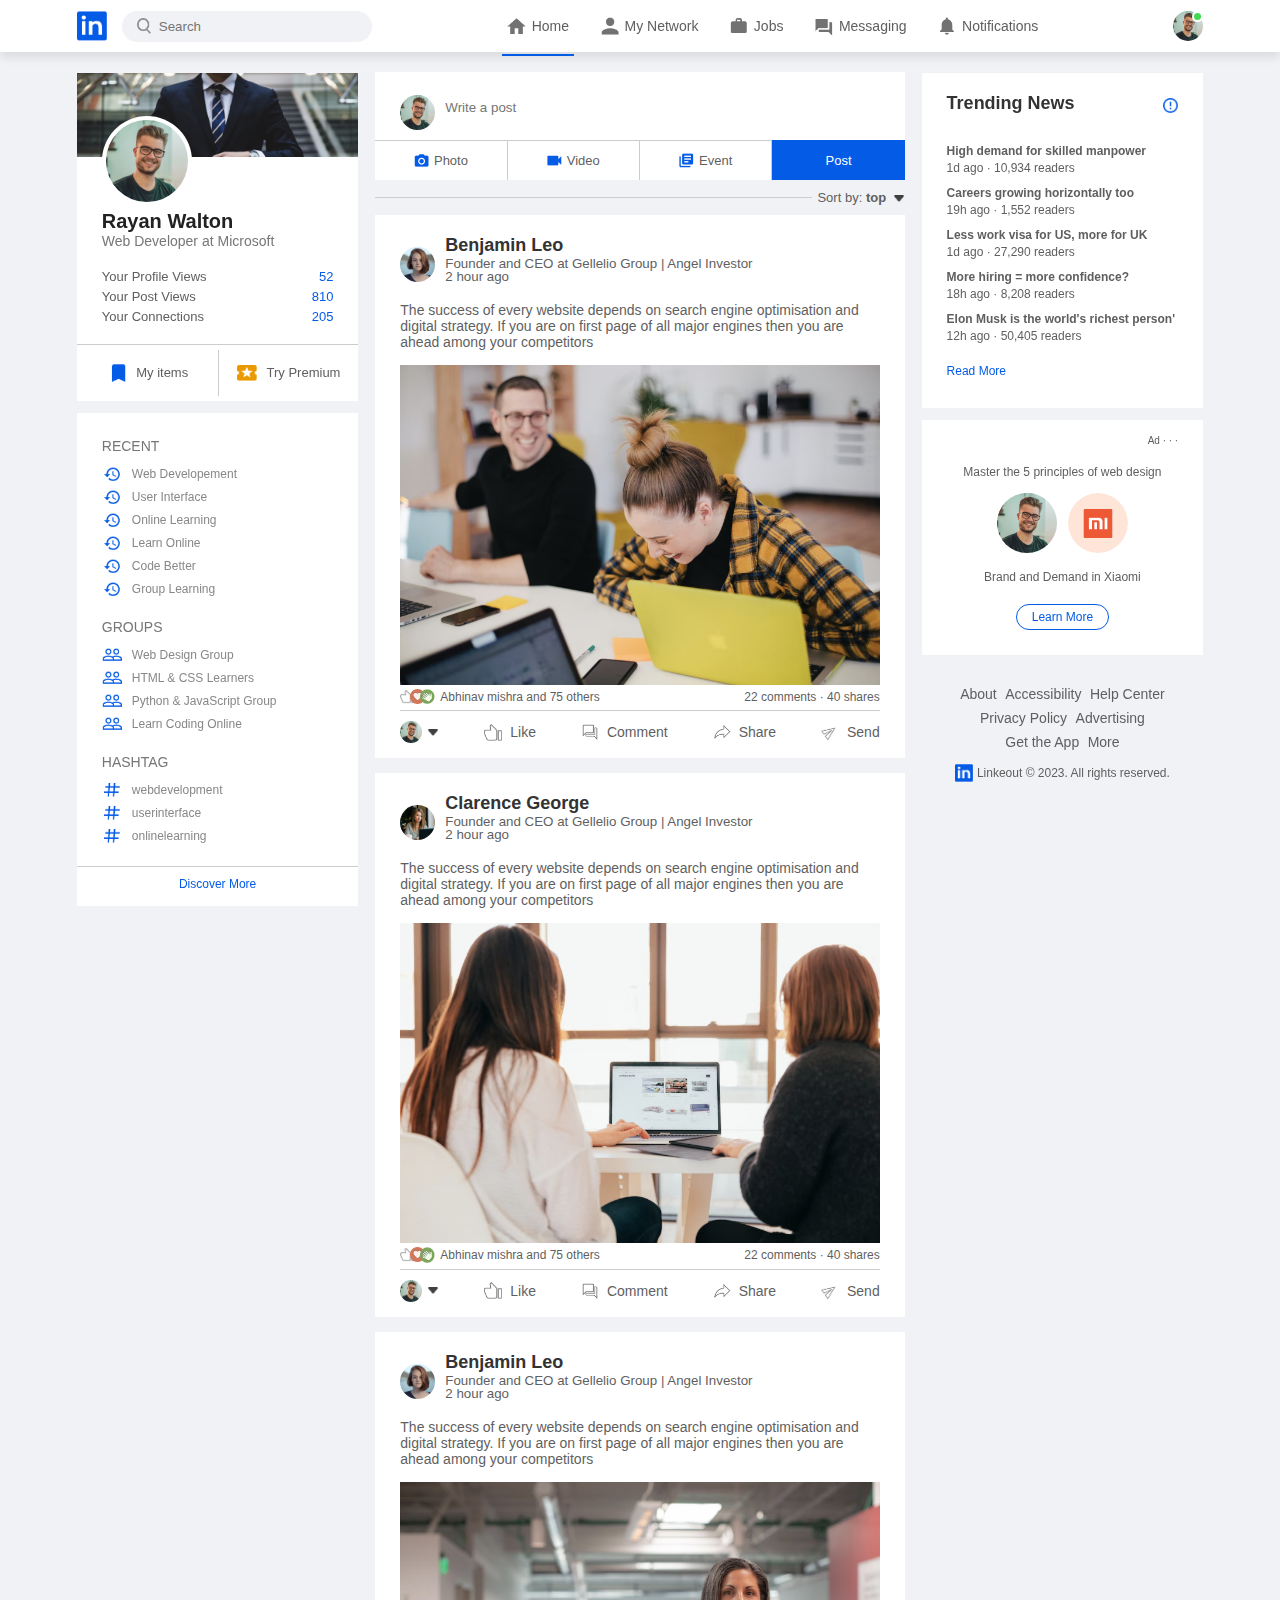
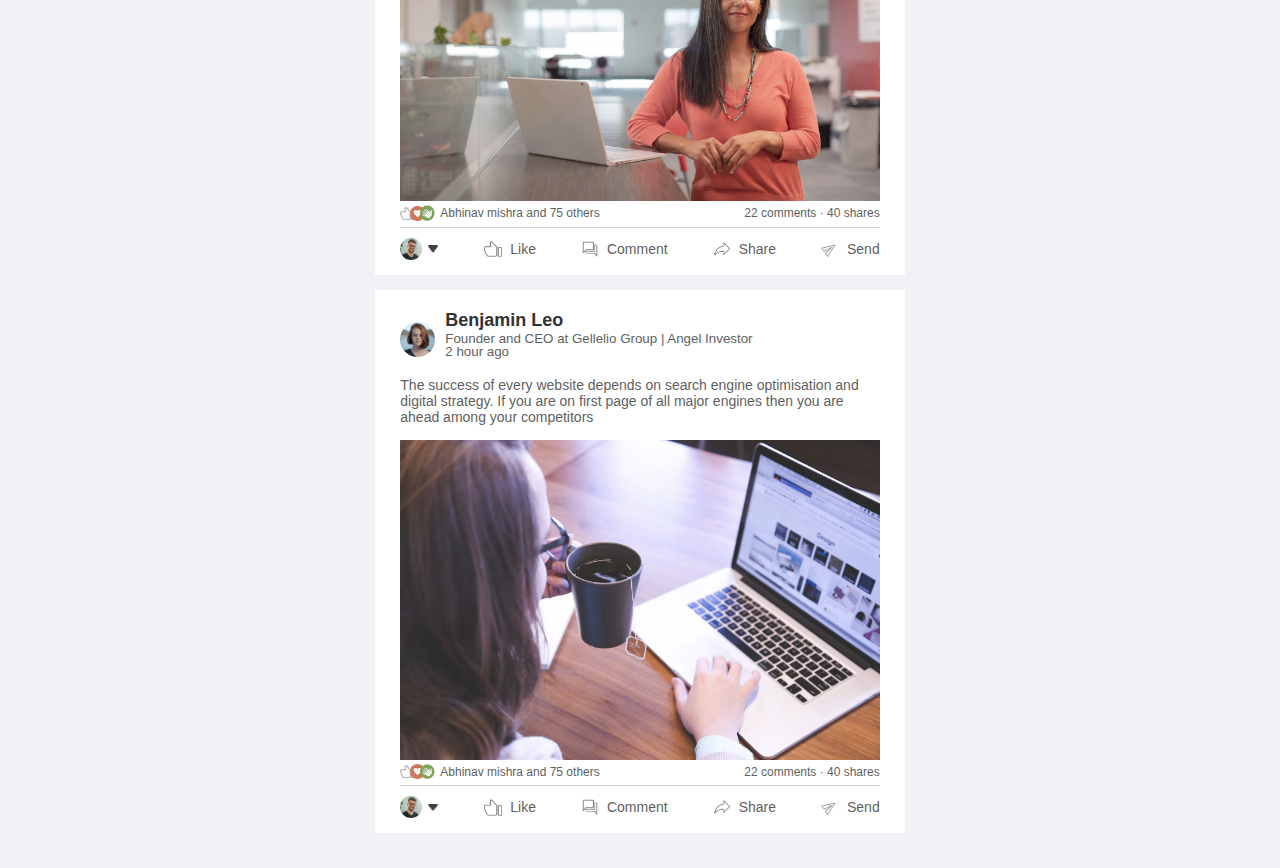
<file: index.html>
<!DOCTYPE html>
<html lang="en">
  <head>
    <meta charset="UTF-8" />
    <meta http-equiv="X-UA-Compatible" content="IE=edge" />
    <meta name="viewport" content="width=device-width, initial-scale=1.0" />
    <link rel="icon" type="image/x-icon" href="/images/logo.png">
    <title>Linkedout</title>
    <link rel="stylesheet" href="style.css" />
  </head>
  <body>
    <nav class="navbar">
      <div class="navbar-left">
        <a href="index.html" class="logo">
          <img src="images/logo.png" />
        </a>
        <div class="search-box">
          <img src="images/search.png" />
          <input type="text" placeholder="Search" />
        </div>
      </div>
      <div class="navbar-center">
        <ul>
          <li>
            <a href="#" class="active-link">
              <img src="images/home.png" />
              <span>Home</span>
            </a>
          </li>
          <li>
            <a href="#">
              <img src="images/network.png" />
              <span>My Network</span>
            </a>
          </li>
          <li>
            <a href="#">
              <img src="images/jobs.png" />
              <span>Jobs</span>
            </a>
          </li>
          <li>
            <a href="#">
              <img src="images/message.png" />
              <span>Messaging</span>
            </a>
          </li>
          <li>
            <a href="#">
              <img src="images/notification.png" />
              <span>Notifications</span>
            </a>
          </li>
        </ul>
      </div>
      <div class="navbar-right">
        <div class="online">
          <img
            src="images/user-1.png"
            class="nav-profile-img"
            onclick="toggleMenu()"
          />
        </div>
      </div>
      <div class="profile-menu-wrap" id="profileMenu">
        <div class="profile-menu">
          <div class="user-info">
            <img src="images/user-1.png" />
            <div>
              <h3>Rayan Walton</h3>
              <a href="profile.html">See your profile</a>
            </div>
          </div>
          <hr />
          <a href="#" class="profile-menu-link">
            <img src="images/feedback.png" />
            <p>Give Feedback</p>
            <span>></span>
          </a>
          <a href="#" class="profile-menu-link">
            <img src="images/setting.png" />
            <p>Settings & Privacy</p>
            <span>></span>
          </a>
          <a href="#" class="profile-menu-link">
            <img src="images/help.png" />
            <p>Help & Support</p>
            <span>></span>
          </a>
          <a href="#" class="profile-menu-link">
            <img src="images/display.png" />
            <p>Display Accessibility</p>
            <span>></span>
          </a>
          <a href="#" class="profile-menu-link">
            <img src="images/logout.png" />
            <p>Logout</p>
            <span>></span>
          </a>
        </div>
      </div>
    </nav>

    <!------------navbar completed--------------->

    <!-- left starts -->
    <div class="container">
      <div class="left-sidebar">
        <div class="sidebar-profile-box">
          <img src="images/cover-pic.png" width="100%" />
          <div class="sidebar-profile-info">
            <img src="images/user-1.png" />
            <a href="profile.html"><h1>Rayan Walton</h1></a>
            <h3>Web Developer at Microsoft</h3>
            <ul>
              <li>Your Profile Views <span>52</span></li>
              <li>Your Post Views <span>810</span></li>
              <li>Your Connections <span>205</span></li>
            </ul>
          </div>
          <div class="sidebar-profile-link">
            <a href=""><img src="images/items.png" />My items</a>
            <a href=""><img src="images/premium.png" />Try Premium</a>
          </div>
        </div>
        <div class="sidebar-activity" id="sidebarActivity">
          <h3>RECENT</h3>
          <a href="#"><img src="images/recent.png" />Web Developement</a>
          <a href="#"><img src="images/recent.png" />User Interface</a>
          <a href="#"><img src="images/recent.png" />Online Learning</a>
          <a href="#"><img src="images/recent.png" />Learn Online</a>
          <a href="#"><img src="images/recent.png" />Code Better</a>
          <a href="#"><img src="images/recent.png" />Group Learning</a>
          <h3>GROUPS</h3>
          <a href="#"><img src="images/group.png" />Web Design Group</a>
          <a href="#"><img src="images/group.png" />HTML & CSS Learners</a>
          <a href="#"
            ><img src="images/group.png" />Python & JavaScript Group</a
          >
          <a href="#"><img src="images/group.png" />Learn Coding Online</a>
          <h3>HASHTAG</h3>
          <a href="#"><img src="images/hashtag.png" />webdevelopment</a>
          <a href="#"><img src="images/hashtag.png" />userinterface</a>
          <a href="#"><img src="images/hashtag.png" />onlinelearning</a>
          <div class="discover-more-link">
            <a href="#">Discover More</a>
          </div>
        </div>
        <p id="showMoreLink" onclick="toggleActivity()">Show More <b>+</b></p>
      </div>
      <!-- main starts -->
      <div class="main-content">
        <div class="create-post">
          <div class="create-post-input">
            <img src="images/user-1.png" />
            <textarea row="2" placeholder="Write a post"></textarea>
          </div>
          <div class="create-post-links">
            <li><img src="images/photo.png" />Photo</li>
            <li><img src="images/video.png" />Video</li>
            <li><img src="images/event.png" />Event</li>
            <li>Post</li>
          </div>
        </div>
        <div class="sort-by">
          <hr />
          <p>
            Sort by: <span>top <img src="images/down-arrow.png" /></span>
          </p>
        </div>
        <div class="post">
          <div class="post-author">
            <img src="images/user-3.png" />
            <div>
              <h1>Benjamin Leo</h1>
              <small>Founder and CEO at Gellelio Group | Angel Investor</small>
              <small>2 hour ago</small>
            </div>
          </div>
          <p>
            The success of every website depends on search engine optimisation
            and digital strategy. If you are on first page of all major engines
            then you are ahead among your competitors
          </p>
          <img src="images/post-image-1.png" width="100%" />
          <div class="post-starts">
            <div>
              <img src="images/thumbsup.png" />
              <img src="images/love.png" />
              <img src="images/clap.png" />
              <span class="liked-users">Abhinav mishra and 75 others</span>
            </div>
            <div>
              <span>22 comments &middot; 40 shares</span>
            </div>
          </div>
          <div class="post-activity">
            <div>
              <img src="images/user-1.png" class="post-activity-user-icon" />
              <img
                src="images/down-arrow.png"
                class="post-activity-arrow-icon"
              />
            </div>
            <div class="post-activity-link">
              <img src="images/like.png" />
              <span>Like</span>
            </div>
            <div class="post-activity-link">
              <img src="images/comment.png" />
              <span>Comment</span>
            </div>
            <div class="post-activity-link">
              <img src="images/share.png" />
              <span>Share</span>
            </div>
            <div class="post-activity-link">
              <img src="images/send.png" />
              <span>Send</span>
            </div>
          </div>
        </div>
        <div class="post">
          <div class="post-author">
            <img src="images/user-4.png" />
            <div>
              <h1>Clarence George</h1>
              <small>Founder and CEO at Gellelio Group | Angel Investor</small>
              <small>2 hour ago</small>
            </div>
          </div>
          <p>
            The success of every website depends on search engine optimisation
            and digital strategy. If you are on first page of all major engines
            then you are ahead among your competitors
          </p>
          <img src="images/post-image-2.png" width="100%" />
          <div class="post-starts">
            <div>
              <img src="images/thumbsup.png" />
              <img src="images/love.png" />
              <img src="images/clap.png" />
              <span class="liked-users">Abhinav mishra and 75 others</span>
            </div>
            <div>
              <span>22 comments &middot; 40 shares</span>
            </div>
          </div>
          <div class="post-activity">
            <div>
              <img src="images/user-1.png" class="post-activity-user-icon" />
              <img
                src="images/down-arrow.png"
                class="post-activity-arrow-icon"
              />
            </div>
            <div class="post-activity-link">
              <img src="images/like.png" />
              <span>Like</span>
            </div>
            <div class="post-activity-link">
              <img src="images/comment.png" />
              <span>Comment</span>
            </div>
            <div class="post-activity-link">
              <img src="images/share.png" />
              <span>Share</span>
            </div>
            <div class="post-activity-link">
              <img src="images/send.png" />
              <span>Send</span>
            </div>
          </div>
        </div>
        <div class="post">
          <div class="post-author">
            <img src="images/user-3.png" />
            <div>
              <h1>Benjamin Leo</h1>
              <small>Founder and CEO at Gellelio Group | Angel Investor</small>
              <small>2 hour ago</small>
            </div>
          </div>
          <p>
            The success of every website depends on search engine optimisation
            and digital strategy. If you are on first page of all major engines
            then you are ahead among your competitors
          </p>
          <img src="images/post-image-3.png" width="100%" />
          <div class="post-starts">
            <div>
              <img src="images/thumbsup.png" />
              <img src="images/love.png" />
              <img src="images/clap.png" />
              <span class="liked-users">Abhinav mishra and 75 others</span>
            </div>
            <div>
              <span>22 comments &middot; 40 shares</span>
            </div>
          </div>
          <div class="post-activity">
            <div>
              <img src="images/user-1.png" class="post-activity-user-icon" />
              <img
                src="images/down-arrow.png"
                class="post-activity-arrow-icon"
              />
            </div>
            <div class="post-activity-link">
              <img src="images/like.png" />
              <span>Like</span>
            </div>
            <div class="post-activity-link">
              <img src="images/comment.png" />
              <span>Comment</span>
            </div>
            <div class="post-activity-link">
              <img src="images/share.png" />
              <span>Share</span>
            </div>
            <div class="post-activity-link">
              <img src="images/send.png" />
              <span>Send</span>
            </div>
          </div>
        </div>
        <div class="post">
          <div class="post-author">
            <img src="images/user-3.png" />
            <div>
              <h1>Benjamin Leo</h1>
              <small>Founder and CEO at Gellelio Group | Angel Investor</small>
              <small>2 hour ago</small>
            </div>
          </div>
          <p>
            The success of every website depends on search engine optimisation
            and digital strategy. If you are on first page of all major engines
            then you are ahead among your competitors
          </p>
          <img src="images/post-image-4.png" width="100%" />
          <div class="post-starts">
            <div>
              <img src="images/thumbsup.png" />
              <img src="images/love.png" />
              <img src="images/clap.png" />
              <span class="liked-users">Abhinav mishra and 75 others</span>
            </div>
            <div>
              <span>22 comments &middot; 40 shares</span>
            </div>
          </div>
          <div class="post-activity">
            <div>
              <img src="images/user-1.png" class="post-activity-user-icon" />
              <img
                src="images/down-arrow.png"
                class="post-activity-arrow-icon"
              />
            </div>
            <div class="post-activity-link">
              <img src="images/like.png" />
              <span>Like</span>
            </div>
            <div class="post-activity-link">
              <img src="images/comment.png" />
              <span>Comment</span>
            </div>
            <div class="post-activity-link">
              <img src="images/share.png" />
              <span>Share</span>
            </div>
            <div class="post-activity-link">
              <img src="images/send.png" />
              <span>Send</span>
            </div>
          </div>
        </div>
      </div>
      <!-- right statrs -->
      <div class="right-sidebar">
        <div class="sidebar-news">
          <img src="images/more.png" class="info-icon" />
          <h3>Trending News</h3>
          <a href="#">High demand for skilled manpower</a>
          <span>1d ago &middot; 10,934 readers</span>

          <a href="#">Careers growing horizontally too</a>
          <span>19h ago &middot; 1,552 readers</span>

          <a href="#">Less work visa for US, more for UK</a>
          <span>1d ago &middot; 27,290 readers</span> 

          <a href="#">More hiring = more confidence?</a>
          <span>18h ago &middot; 8,208 readers</span>

          <a href="#">Elon Musk is the world's richest person'</a>
          <span>12h ago &middot; 50,405 readers</span>
          <a href="#" class="read-more-link">Read More</a>
        </div>
        <div class="sidebar-ad">
          <small>Ad &middot; &middot; &middot;</small>
          <p>Master the 5 principles of web design</p>
          <div>
            <img src="images/user-1.png" />
            <img src="images/mi-logo.png" />
          </div>
          <b>Brand and Demand in Xiaomi</b>
          <a href="#" class="ad-link">Learn More</a>
        </div>
        <div class="sidebar-usefull-links">
          <a href="#">About</a>
          <a href="#">Accessibility</a>
          <a href="#">Help Center</a>
          <a href="#">Privacy Policy</a>
          <a href="#">Advertising</a>
          <a href="#">Get the App</a>
          <a href="#">More</a>
          <div class="copyright-msg">
            <img src="images/logo.png" />
            <p>Linkeout &#169; 2023. All rights reserved.</p>
          </div>
        </div>
      </div>
    </div>
    <script>
      let profileMenu = document.querySelector("#profileMenu");
      function toggleMenu() {
        profileMenu.classList.toggle("open-menu");
      }

      let sidebarActivity = document.querySelector("#sidebarActivity");
      let showMoreLink = document.querySelector("#showMoreLink");
      function toggleActivity() {
        sidebarActivity.classList.toggle("open-activity");
        if(sidebarActivity.classList.contains("open-activity")){
          showMoreLink.innerHTML = "Show Less <b>-</b>"
        }
        else{
          showMoreLink.innerHTML = "Show More <b>+</b>"
        }
      }
    </script>
  </body>
</html>
</file>
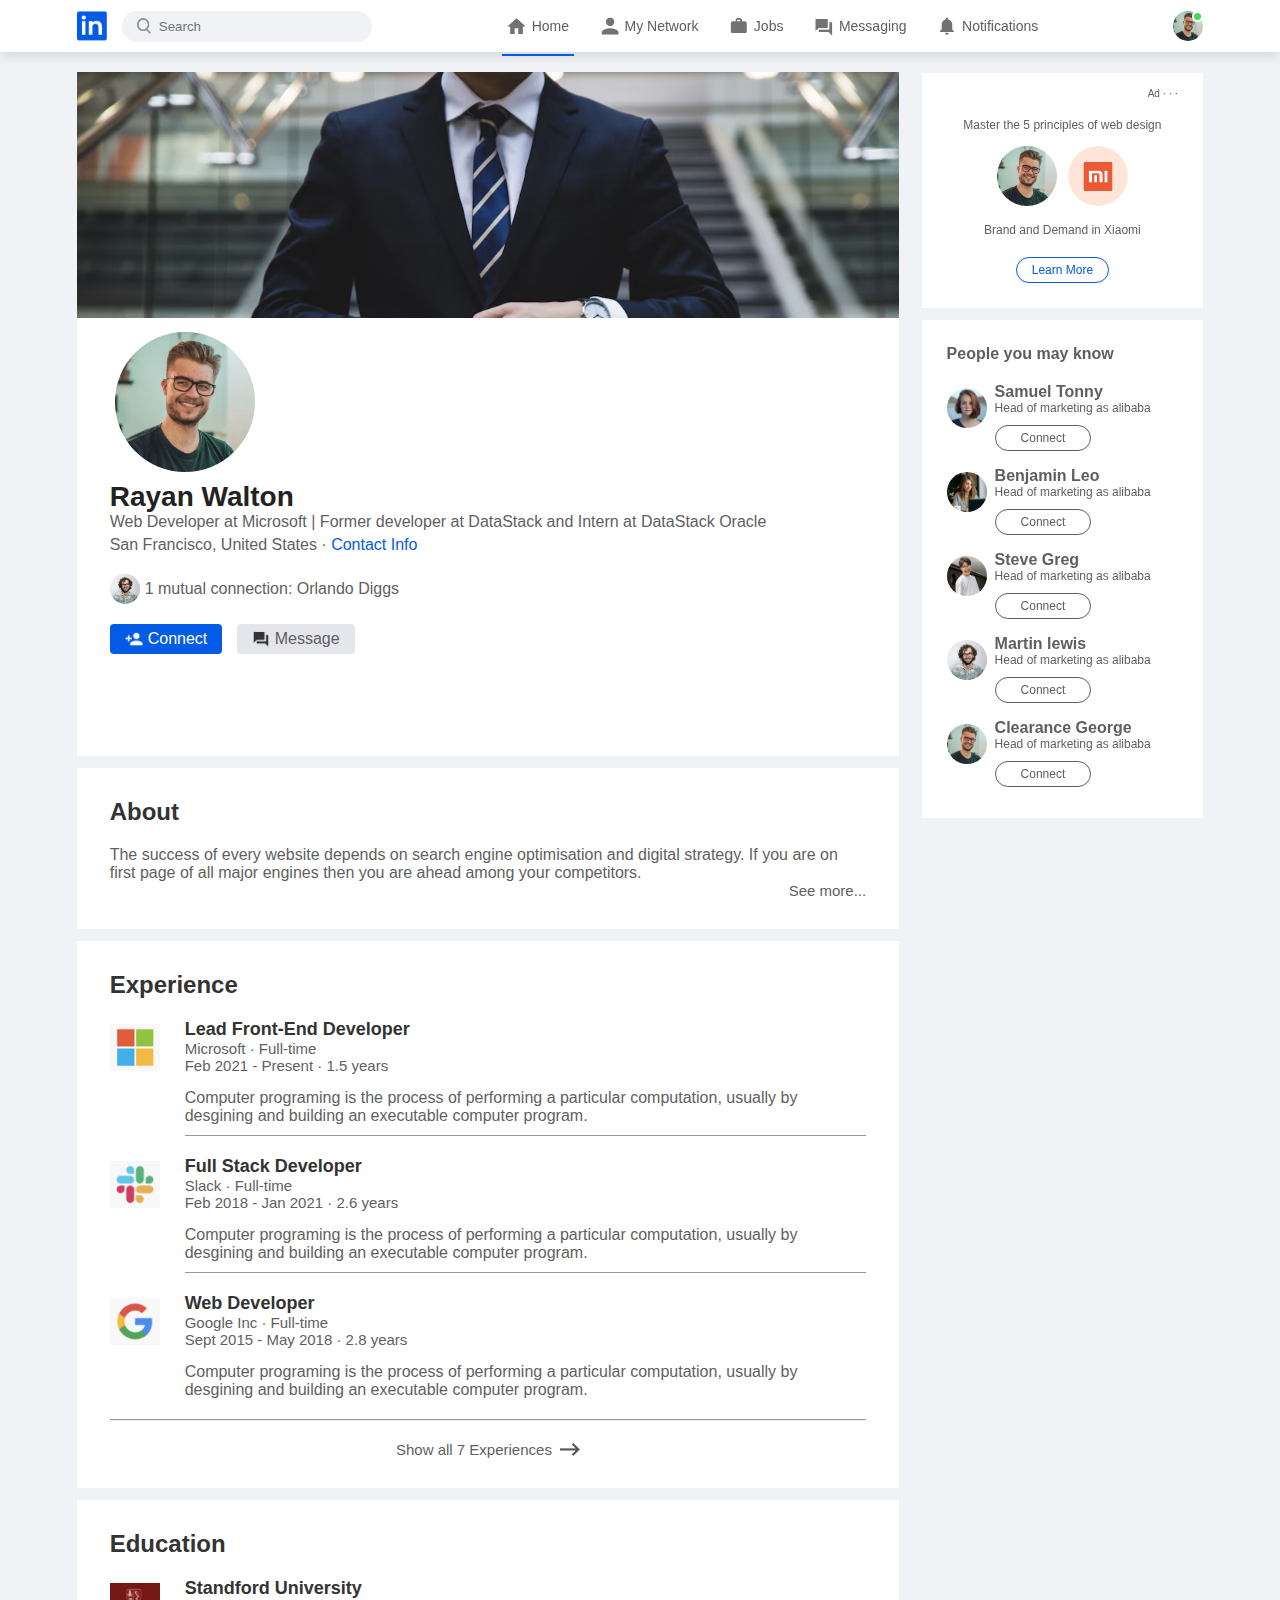
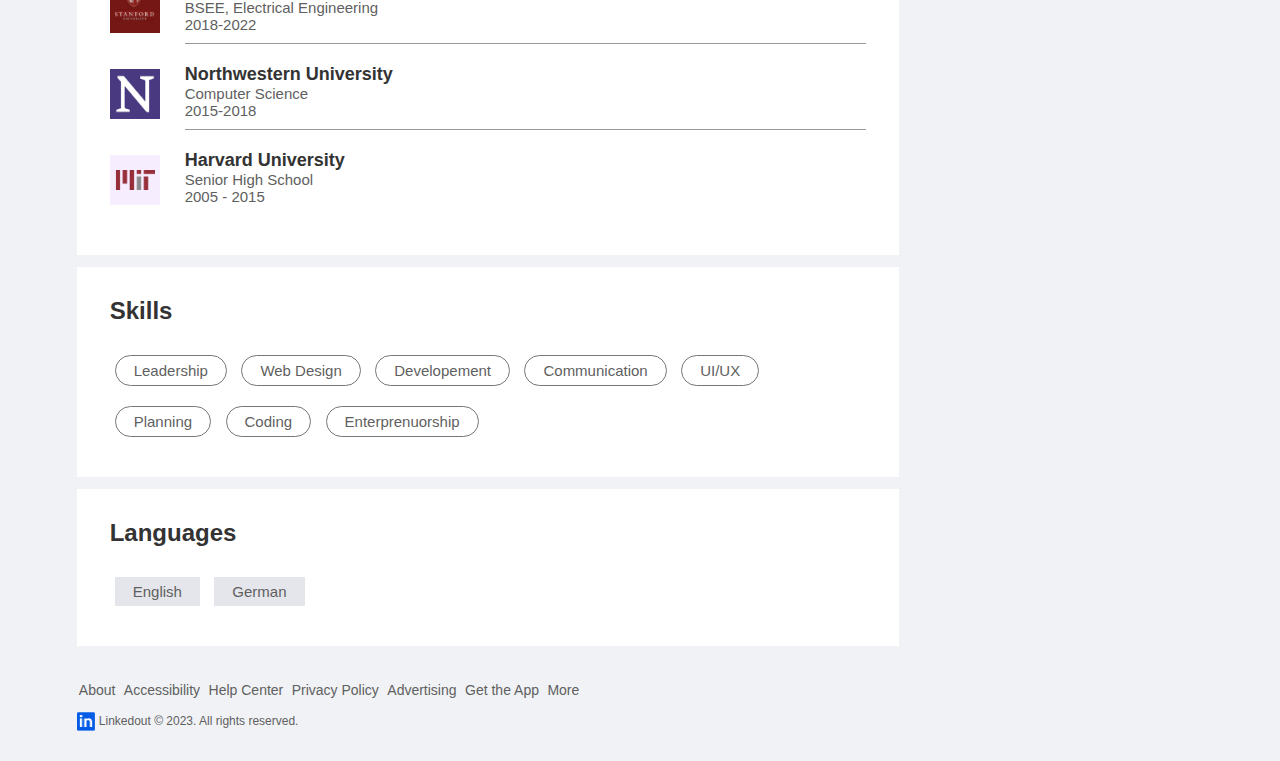
<file: profile.html>
<!DOCTYPE html>
<html lang="en">
  <head>
    <meta charset="UTF-8" />
    <meta http-equiv="X-UA-Compatible" content="IE=edge" />
    <meta name="viewport" content="width=device-width, initial-scale=1.0" />
    <link rel="icon" type="image/x-icon" href="/images/logo.png">
    <title>Linkedout</title>
    <link rel="stylesheet" href="style.css" />
  </head>
  <body>
    <nav class="navbar">
      <div class="navbar-left">
        <a href="index.html" class="logo">
          <img src="images/logo.png" />
        </a>
        <div class="search-box">
          <img src="images/search.png" />
          <input type="text" placeholder="Search" />
        </div>
      </div>
      <div class="navbar-center">
        <ul>
          <li>
            <a href="#" class="active-link">
              <img src="images/home.png" />
              <span>Home</span>
            </a>
          </li>
          <li>
            <a href="#">
              <img src="images/network.png" />
              <span>My Network</span>
            </a>
          </li>
          <li>
            <a href="#">
              <img src="images/jobs.png" />
              <span>Jobs</span>
            </a>
          </li>
          <li>
            <a href="#">
              <img src="images/message.png" />
              <span>Messaging</span>
            </a>
          </li>
          <li>
            <a href="#">
              <img src="images/notification.png" />
              <span>Notifications</span>
            </a>
          </li>
        </ul>
      </div>
      <div class="navbar-right">
        <div class="online">
          <img
            src="images/user-1.png"
            class="nav-profile-img"
            onclick="toggleMenu()"
          />
        </div>
      </div>
      <div class="profile-menu-wrap" id="profileMenu">
        <div class="profile-menu">
          <div class="user-info">
            <img src="images/user-1.png" />
            <div>
              <h3>Rayan Walton</h3>
              <a href="profile.html">See your profile</a>
            </div>
          </div>
          <hr />
          <a href="#" class="profile-menu-link">
            <img src="images/feedback.png" />
            <p>Give Feedback</p>
            <span>></span>
          </a>
          <a href="#" class="profile-menu-link">
            <img src="images/setting.png" />
            <p>Settings & Privacy</p>
            <span>></span>
          </a>
          <a href="#" class="profile-menu-link">
            <img src="images/help.png" />
            <p>Help & Support</p>
            <span>></span>
          </a>
          <a href="#" class="profile-menu-link">
            <img src="images/display.png" />
            <p>Display Accessibility</p>
            <span>></span>
          </a>
          <a href="#" class="profile-menu-link">
            <img src="images/logout.png" />
            <p>Logout</p>
            <span>></span>
          </a>
        </div>
      </div>
    </nav>

    <!------------navbar completed--------------->

    <div class="container">
      <div class="profile-main">
        <div class="profile-container">
          <img src="images/cover-pic.png" width="100%" />
          <div class="profile-container-inner">
            <img src="images/user-1.png" class="profile-pic" />
            <h1>Rayan Walton</h1>
            <b
              >Web Developer at Microsoft | Former developer at DataStack and
              Intern at DataStack Oracle</b
            >
            <p>
              San Francisco, United States &middot; <a href="#">Contact Info</a>
            </p>
            <div class="mutual-connection">
              <img src="images/user-2.png" />
              <span>1 mutual connection: Orlando Diggs</span>
            </div>
            <div class="profile-btn">
              <a href="#" class="primary-btn"
                ><img src="images/connect.png" />Connect</a
              >
              <a href="#"><img src="images/chat.png" />Message</a>
            </div>
          </div>
        </div>
        <div class="profile-description">
          <h2>About</h2>
          <p>
            The success of every website depends on search engine optimisation
            and digital strategy. If you are on first page of all major engines
            then you are ahead among your competitors.
          </p>
          <a href="#" class="see-more-link">See more...</a>
        </div>
        <div class="profile-description">
          <h2>Experience</h2>
          <div class="profile-desc-row">
            <img src="images/microsoft.png" />
            <div>
              <h3>Lead Front-End Developer</h3>
              <b>Microsoft &middot; Full-time</b>
              <b>Feb 2021 - Present &middot; 1.5 years</b>
              <p>
                Computer programing is the process of performing a particular
                computation, usually by desgining and building an executable
                computer program.
              </p>
              <hr />
            </div>
          </div>
          <div class="profile-desc-row">
            <img src="images/slack.png" />
            <div>
              <h3>Full Stack Developer</h3>
              <b>Slack &middot; Full-time</b>
              <b>Feb 2018 - Jan 2021 &middot; 2.6 years</b>
              <p>
                Computer programing is the process of performing a particular
                computation, usually by desgining and building an executable
                computer program.
              </p>
              <hr />
            </div>
          </div>
          <div class="profile-desc-row">
            <img src="images/google.png" />
            <div>
              <h3>Web Developer</h3>
              <b>Google Inc &middot; Full-time</b>
              <b>Sept 2015 - May 2018 &middot; 2.8 years</b>
              <p>
                Computer programing is the process of performing a particular
                computation, usually by desgining and building an executable
                computer program.
              </p>
            </div>
          </div>
          <hr />
          <a href="#" class="exp"
            >Show all 7 Experiences <img src="images/right-arrow.png"
          /></a>
        </div>

        <div class="profile-description">
          <h2>Education</h2>
          <div class="profile-desc-row">
            <img src="images/stanford.png" />
            <div>
              <h3>Standford University</h3>
              <b>BSEE, Electrical Engineering</b>
              <b>2018-2022</b>
              <hr />
            </div>
          </div>
          <div class="profile-desc-row">
            <img src="images/north.png" />
            <div>
              <h3>Northwestern University</h3>
              <b>Computer Science</b>
              <b>2015-2018</b>
              <hr />
            </div>
          </div>
          <div class="profile-desc-row">
            <img src="images/mit.png" />
            <div>
              <h3>Harvard University</h3>
              <b>Senior High School</b>
              <b>2005 - 2015</b>
            </div>
          </div>
        </div>

        <div class="profile-description">
          <h2>Skills</h2>
          <a href="#" class="skills-btn">Leadership</a>
          <a href="#" class="skills-btn">Web Design</a>
          <a href="#" class="skills-btn">Developement</a>
          <a href="#" class="skills-btn">Communication</a>
          <a href="#" class="skills-btn">UI/UX</a>
          <a href="#" class="skills-btn">Planning</a>
          <a href="#" class="skills-btn">Coding</a>
          <a href="#" class="skills-btn">Enterprenuorship</a>
        </div>

        <div class="profile-description">
          <h2>Languages</h2>
          <a href="#" class="language-btn">English</a>
          <a href="#" class="language-btn">German</a>
        </div>
      </div>

      <div class="profile-sidebar">
        <div class="sidebar-ad">
            <small>Ad &middot; &middot; &middot;</small>
            <p>Master the 5 principles of web design</p>
            <div>
              <img src="images/user-1.png" />
              <img src="images/mi-logo.png" />
            </div>
            <b>Brand and Demand in Xiaomi</b>
            <a href="#" class="ad-link">Learn More</a>
          </div>

          <div class="sidebar-people">
            <h3>People you may know</h3>
            <div class="sidebar-people-row">
                <img src="images/user-3.png">
                <div>
                    <h2>Samuel Tonny</h2>
                    <p>Head of marketing as alibaba</p>
                    <a href="#">Connect</a>
                </div>
            </div>
            <div class="sidebar-people-row">
                <img src="images/user-4.png">
                <div>
                    <h2>Benjamin Leo</h2>
                    <p>Head of marketing as alibaba</p>
                    <a href="#">Connect</a>
                </div>
            </div>
            <div class="sidebar-people-row">
                <img src="images/user-5.png">
                <div>
                    <h2>Steve Greg</h2>
                    <p>Head of marketing as alibaba</p>
                    <a href="#">Connect</a>
                </div>
            </div>
            <div class="sidebar-people-row">
                <img src="images/user-2.png">
                <div>
                    <h2>Martin lewis</h2>
                    <p>Head of marketing as alibaba</p>
                    <a href="#">Connect</a>
                </div>
            </div>
            <div class="sidebar-people-row">
                <img src="images/user-1.png">
                <div>
                    <h2>Clearance George</h2>
                    <p>Head of marketing as alibaba</p>
                    <a href="#">Connect</a>
                </div>
            </div>
          </div>
      </div>

    </div>

    <div class="profile-footer">
        <div class="sidebar-usefull-links">
            <a href="#">About</a>
            <a href="#">Accessibility</a>
            <a href="#">Help Center</a>
            <a href="#">Privacy Policy</a>
            <a href="#">Advertising</a>
            <a href="#">Get the App</a>
            <a href="#">More</a>
            <div class="copyright-msg">
              <img src="images/logo.png" />
              <p>Linkedout &#169; 2023. All rights reserved.</p>
            </div>
          </div>
    </div>

    <script>
      let profileMenu = document.querySelector("#profileMenu");
      function toggleMenu() {
        profileMenu.classList.toggle("open-menu");
      }
    </script>
  </body>
</html>
</file>
<file: style.css>
* {
  padding: 0;
  margin: 0;
  box-sizing: border-box;
  font-family: "Poppins", sans-serif;
}

body {
  background: #f0f2f5;
  color: #5f5f5f;
}

a {
  text-decoration: none;
  color: #5f5f5f;
}

.navbar {
  display: flex;
  align-items: center;
  justify-content: space-between;
  background: #fff;
  padding: 6px 6%;
  position: sticky;
  top: 0;
  z-index: 100;
  box-shadow: 0 5px 10px rgba(0, 0, 0, 0.1);
}

.logo img {
  width: 30px;
  margin-right: 15px;
  display: block;
}

.navbar-center ul li {
  display: inline-block;
  list-style: none;
}

.navbar-center ul li a {
  display: flex;
  align-items: center;
  font-size: 14px;
  margin: 5px 8px;
  padding-right: 5px;
  position: relative;
}

.navbar-center ul li a img {
  width: 30px;
}

.navbar-center ul li a::after {
  content: "";
  width: 0;
  height: 2px;
  background: #045be6;
  position: absolute;
  bottom: -15px;
  transition: width 0.3s;
}

.navbar-center ul li a:hover::after {
  width: 100%;
}

.navbar-center ul li a:hover::after,
.navbar-center ul li a.active-link::after {
  width: 100%;
}

.nav-profile-img {
  width: 30px;
  border-radius: 50%;
  display: block;
  cursor: pointer;
  position: relative;
}

.online {
  position: relative;
}

.online::after {
  content: "";
  width: 7px;
  height: 7px;
  border: 2px solid #fff;
  border-radius: 50%;
  right: 0px;
  top: 0px;
  background: #41db51;
  position: absolute;
}

.search-box {
  background: #f0f2f5;
  width: 250px;
  border-radius: 20px;
  display: flex;
  align-items: center;
  padding: 0 15px;
}

.navbar-left {
  display: flex;
  align-items: center;
}

.search-box img {
  width: 14px;
}

.search-box input {
  width: 100%;
  background: transparent;
  padding: 8px;
  outline: none;
  border: 0;
}

/* --------------------------- end of navbar -------------------- */

.container {
  padding: 20px 6%;
  display: flex;
  flex-wrap: wrap;
  justify-content: space-between;
}

.left-sidebar {
  flex-basis: 25%;
  align-self: flex-start;
  position: sticky;
  top: 73px;
}

.sidebar-profile-box {
  background: #fff;
}

.sidebar-profile-info {
  padding: 0 25px;
}

.sidebar-profile-info img {
  width: 90px;
  border-radius: 50%;
  background: #fff;
  padding: 4px;
  margin-top: -45px;
}

.sidebar-profile-info h1 {
  font-size: 20px;
  font-weight: 600;
  color: #222;
}

.sidebar-profile-info h1:hover{
  text-decoration: underline solid rgb(184, 21, 160);
}

.sidebar-profile-info h3 {
  font-size: 14px;
  font-weight: 500;
  color: #777;
}

.sidebar-profile-info ul {
  list-style: none;
  margin: 20px 0;
}

.sidebar-profile-info ul li {
  width: 100%;
  margin: 5px 0;
  font-size: 13px;
}

.sidebar-profile-info ul li span {
  float: right;
  color: #045be6;
}

.sidebar-profile-link {
  display: flex;
  align-items: center;
  border-top: 1px solid #ccc;
}

.sidebar-profile-link a {
  flex-basis: 50%;
  display: flex;
  align-items: center;
  justify-content: center;
  padding: 15px 0;
  font-size: 13px;
  border-left: 1px solid #ccc;
}

.sidebar-profile-link a:first-child {
  border-left: 0;
}

.sidebar-profile-link a img {
  width: 20px;
  margin-right: 10px;
}

.sidebar-activity {
  background: #fff;
  padding: 5px 25px;
  margin: 12px 0;
}

.sidebar-activity h3 {
  color: #777;
  font-size: 14px;
  font-weight: 500;
  margin: 20px 0 10px;
}

.sidebar-activity a {
  display: flex;
  align-items: center;
  font-size: 12px;
  font-weight: 500;
  color: #888;
  margin: 3px 0;
}

.sidebar-activity a img {
  width: 20px;
  margin-right: 10px;
}

.discover-more-link {
  border-top: 1px solid #ccc;
  text-align: center;
  margin-top: 20px;
  margin-left: -25px;
  margin-right: -25px;
}

.discover-more-link a {
  color: #045be6;
  display: inline-block;
  margin: 10px 0;
}

.right-sidebar {
  flex-basis: 25%;
  align-self: flex-start;
  position: sticky;
  top: 73px;
}

.sidebar-news {
  background: #fff;
  padding: 10px 25px;
}

.info-icon {
  width: 15px;
  float: right;
  margin-top: 15px;
}

.sidebar-news h3 {
  font-size: 18px;
  font-weight: 600;
  color: #333;
  margin: 10px 0 30px;
}

.sidebar-news a {
  display: block;
  font-size: 12px;
  font-weight: 600;
  margin-top: 10px;
  /* margin-bottom: -5px; */
}

.sidebar-news span {
  font-size: 12px;
}

.sidebar-news .read-more-link {
  color: #045be6;
  font-weight: 500;
  margin: 20px 0;
}

.sidebar-ad {
  background: #fff;
  padding: 15px 25px;
  text-align: center;
  margin: 12px 0;
  font-size: 12px;
}

.sidebar-ad img {
  width: 60px;
  border-radius: 50%;
  margin: 4px;
}

.sidebar-ad small {
  float: right;
  font-weight: 500;
}

.sidebar-ad p {
  margin-top: 30px;
  margin-bottom: 10px;
}

.sidebar-ad b {
  display: block;
  font-weight: 500;
  margin-top: 10px;
}

.ad-link {
  display: inline-block;
  border: 1px solid #045be6;
  border-radius: 30px;
  padding: 5px 15px;
  color: #045be6;
  font-weight: 500;
  margin: 20px auto 10px;
}

.sidebar-usefull-links {
  padding: 15px 25px;
  text-align: center;
}

.sidebar-usefull-links a {
  display: inline-block;
  font-size: 14px;
  margin: 4px 2px;
}

.copyright-msg {
  display: flex;
  align-items: center;
  justify-content: center;
  font-size: 12px;
  margin-top: 10px;
  font-weight: 500;
}

.copyright-msg img {
  width: 18px;
  margin-right: 4px;
}

/* main content */
.main-content {
  flex-basis: 47%;
}

.create-post {
  background: #fff;
}

.create-post-input {
  padding: 20px 25px 10px;
  display: flex;
  align-items: flex-end;
}

.create-post-input img {
  width: 35px;
  border-radius: 50%;
  margin-right: 10px;
}

.create-post-input textarea {
  width: 100%;
  border: 0;
  outline: 0;
  resize: none;
  background: transparent;
  margin-top: 8px;
}

::placeholder {
  font-weight: 500;
}

.create-post-links {
  display: flex;
  align-items: center;
}

.create-post-links li {
  list-style: none;
  border-top: 1px solid #ccc;
  border-right: 1px solid #ccc;
  flex-basis: 25%;
  height: 40px;
  font-size: 13px;
  display: flex;
  align-items: center;
  justify-content: center;
  cursor: pointer;
}

.create-post-links li img {
  width: 15px;
  margin-right: 5px;
}

.create-post-links li:last-child {
  background: #045be6;
  color: #fff;
  border-top: 0;
  border-right: 0;
}

.sort-by {
  display: flex;
  align-items: center;
  margin: 10px 0;
}

.sort-by hr {
  flex: 1;
  border: 0;
  height: 1px;
  background: #ccc;
}

.sort-by p {
  font-size: 13px;
  padding-left: 5px;
}

.sort-by span {
  font-weight: 600;
  cursor: pointer;
}

.sort-by span img {
  width: 12px;
  margin-left: 3px;
}

.post {
  background: #fff;
  padding: 20px 25px 5px;
  margin: 5px 0 15px;
}

.post-author {
  display: flex;
  align-items: flex-end;
  margin-bottom: 20px;
}

.post-author img {
  width: 35px;
  border-radius: 50%;
  margin-right: 10px;
  margin-top: 5px;
}

.post-author h1 {
  font-size: 18px;
  font-weight: 600;
  color: #333;
}

.post-author small {
  display: block;
  margin-bottom: -2px;
}

.post p {
  font-size: 14px;
  margin-bottom: 15px;
}

.post-starts {
  display: flex;
  flex-wrap: wrap;
  align-items: center;
  justify-content: space-between;
  font-size: 12px;
  border-bottom: 1px solid #ccc;
  padding-bottom: 6px;
}

.post-starts div {
  display: flex;
  align-items: center;
}

.post-starts img {
  width: 15px;
  margin-right: -5px;
}

.liked-users {
  margin-left: 10px;
}

.post-activity {
  display: flex;
  align-items: center;
  justify-content: space-between;
  padding: 10px 0;
  font-size: 14px;
  font-weight: 500;
}

.post-activity div {
  display: flex;
  align-items: center;
}

.post-activity-user-icon {
  width: 22px;
  border-radius: 50%;
}

.post-activity-arrow-icon {
  width: 12px;
  margin-left: 5px;
}

.post-activity-link img {
  width: 18px;
  margin-right: 8px;
}

.profile-menu-wrap {
  position: absolute;
  top: 100%;
  right: 5%;
  width: 320px;
  max-height: 0;
  overflow: hidden;
  transition: max-height 0.5s;
}

.profile-menu-wrap.open-menu {
  max-height: 400px;
}

.profile-menu {
  background: #222;
  color: #fff;
  padding: 20px;
  margin: 10px;
}

.user-info {
  display: flex;
  align-items: center;
}

.user-info img {
  width: 50px;
  border-radius: 50%;
  margin-right: 15px;
}

.user-info h3 {
  font-weight: 500;
  margin-bottom: -7px;
}

.user-info a {
  color: #c9dbf8;
  font-size: 13px;
}

.profile-menu hr {
  border: 0;
  height: 1px;
  width: 100%;
  background: #fff;
  margin: 15px 0 10px;
}

.profile-menu-link {
  display: flex;
  align-items: center;
  color: #fff;
  margin: 12px 0;
  font-size: 14px;
}

.profile-menu-link p {
  width: 100%;
}

.profile-menu-link img {
  width: 35px;
  border-radius: 50%;
  margin-right: 15px;
}

.profile-main {
  flex-basis: 73%;
}

.profile-sidebar {
  flex-basis: 25%;
  align-self: flex-start;
  position: sticky;
  top: 73px;
}

.profile-container {
  background: #fff;
}

.profile-container-inner {
  padding: 0 4% 10%;
}

.profile-pic {
  width: 150px;
  border-radius: 50%;
  margin-top: 5px;
  padding: 5px;
  background: #fff;
}

.profile-container h1 {
  font-size: 28px;
  font-weight: 600;
  color: #222;
}

.profile-container b {
  font-weight: 500;
}

.profile-container p {
  margin-top: 5px;
}

.profile-container p a {
  color: #045be6;
  font-weight: 500;
}

.mutual-connection {
  display: flex;
  align-items: center;
  margin: 20px 0;
}

.mutual-connection img {
  width: 30px;
  border-radius: 50%;
  margin-right: 5px;
}

.profile-btn {
  margin: 20px 0;
}

.profile-btn a {
  display: inline-flex;
  align-items: center;
  background: #e4e6eb;
  padding: 6px 15px;
  border-radius: 4px;
  margin-right: 10px;
}

.profile-btn a img {
  width: 18px;
  margin-right: 5px;
}

.profile-btn .primary-btn {
  background: #045be6;
  color: #fff;
}

.profile-description {
  background: #fff;
  padding: 20px 4% 30px;
  margin: 12px 0;
}

.profile-description h2 {
  color: #333;
  margin: 10px 0 20px;
  font-weight: 600;
}

.profile-description a{
  font-size: 15px;
}


.see-more-link {
  display: block;
  text-align: right;
  font-size: 15px;
}

.profile-desc-row {
  display: flex;
  align-items: flex-start;
  margin: 20px 0;
}

.profile-desc-row img {
  width: 50px;
  margin-right: 25px;
  margin-top: 5px;
}

.profile-desc-row div {
  width: 100%;
}

.profile-desc-row h3 {
  font-size: 18px;
  font-weight: 600;
  color: #333;
}

.profile-desc-row b {
  display: block;
  font-weight: 500;
  font-size: 15px;
}

.profile-desc-row p {
  margin-top: 15px;
}

.profile-desc-row hr {
  border: 0;
  border-bottom: 1px solid #999;
  margin-top: 10px;
}

.exp {
  display: flex;
  align-items: center;
  justify-content: center;
  padding-top: 20px;
  font-weight: 500;
}

.exp img {
  width: 20px;
  margin-left: 8px;
}

.skills-btn {
  display: inline-block;
  margin: 10px 5px;
  padding: 6px 18px;
  border: 1px solid #777;
  border-radius: 30px;
  font-size: 30px;
  font-weight: 500;
}

.language-btn {
  display: inline-block;
  margin: 10px 5px;
  padding: 6px 18px;
  background: #e4e6eb;
  font-size: 12px;
  font-weight: 500;
}

.profile-sidebar .sidebar-ad {
  margin: 0;
}

.sidebar-people {
  background: #fff;
  padding: 15px 25px;
  margin: 12px 0;
  font-size: 12px;
}

.sidebar-people h3 {
  font-size: 16px;
  font-weight: 600;
  margin: 10px 0 20px;
}

.sidebar-people-row {
  display: flex;
  align-items: flex-start;
  margin: 6px 0;
}

.sidebar-people-row img {
  width: 40px;
  border-radius: 50%;
  margin-right: 8px;
  margin-top: 5px;
}

.sidebar-people-row h2 {
  font-weight: 600;
  font-size: 16px;
}

.sidebar-people-row a {
  display: inline-block;
  margin: 10px 0;
  padding: 5px 25px;
  border: 1px solid #5f5f5f;
  border-radius: 30px;
  font-weight: 500;
}

.profile-footer {
  padding: 0 6% 30px;
}

.profile-footer .sidebar-usefull-links {
  text-align: left;
  padding: 0;
}

.profile-footer .copyright-msg {
  justify-content: flex-start;
}

#showMoreLink{
  display: none;
}


/* media queries */

@media only screen and (max-width: 600px) {
  .search-box{
    background: transparent;
    width:auto;
    padding: 0;
  }
  .search-box input{
    width: 0;
    padding: 0; 
  }
  .navbar-center ul li a span{
    display: none;
  }
  .navbar-center ul li a{
    padding-right: 0;
    margin: 5px;
  }
  .nav-profile img{
    width: 30px;
  }
  .container{
    padding: 15px 3%;
  }
  .left-sidebar, .right-sidebar{
    flex-basis: 100%;
    position: relative;
    top: unset;
  }
  .main-content{
    flex-basis: 100%;
  }
  .post-starts{
    margin: 2px 0;
  }
  .post-activity-link span{
    display: none;
  }
  .post-activity-link img{
    margin-right: 0;
  }
  .profile-main, .profile-sidebar{
    flex-basis: 100%;
  }
  .profile-container{
    font-size: 14px;
  }
  .profile-pic{
    width: 100px;
    margin-top: -50px;
  }
  .profile-description{
    font-size: 14px;
  }
  #showMoreLink{
    display: block;
    width: fit-content;
    margin: 10px auto;
    font-size: 14px;
    cursor: pointer;
  }
  .sidebar-activity{
    display: none;
  }
  .sidebar-activity.open-activity{
    display: block;
  }
}
</file>
